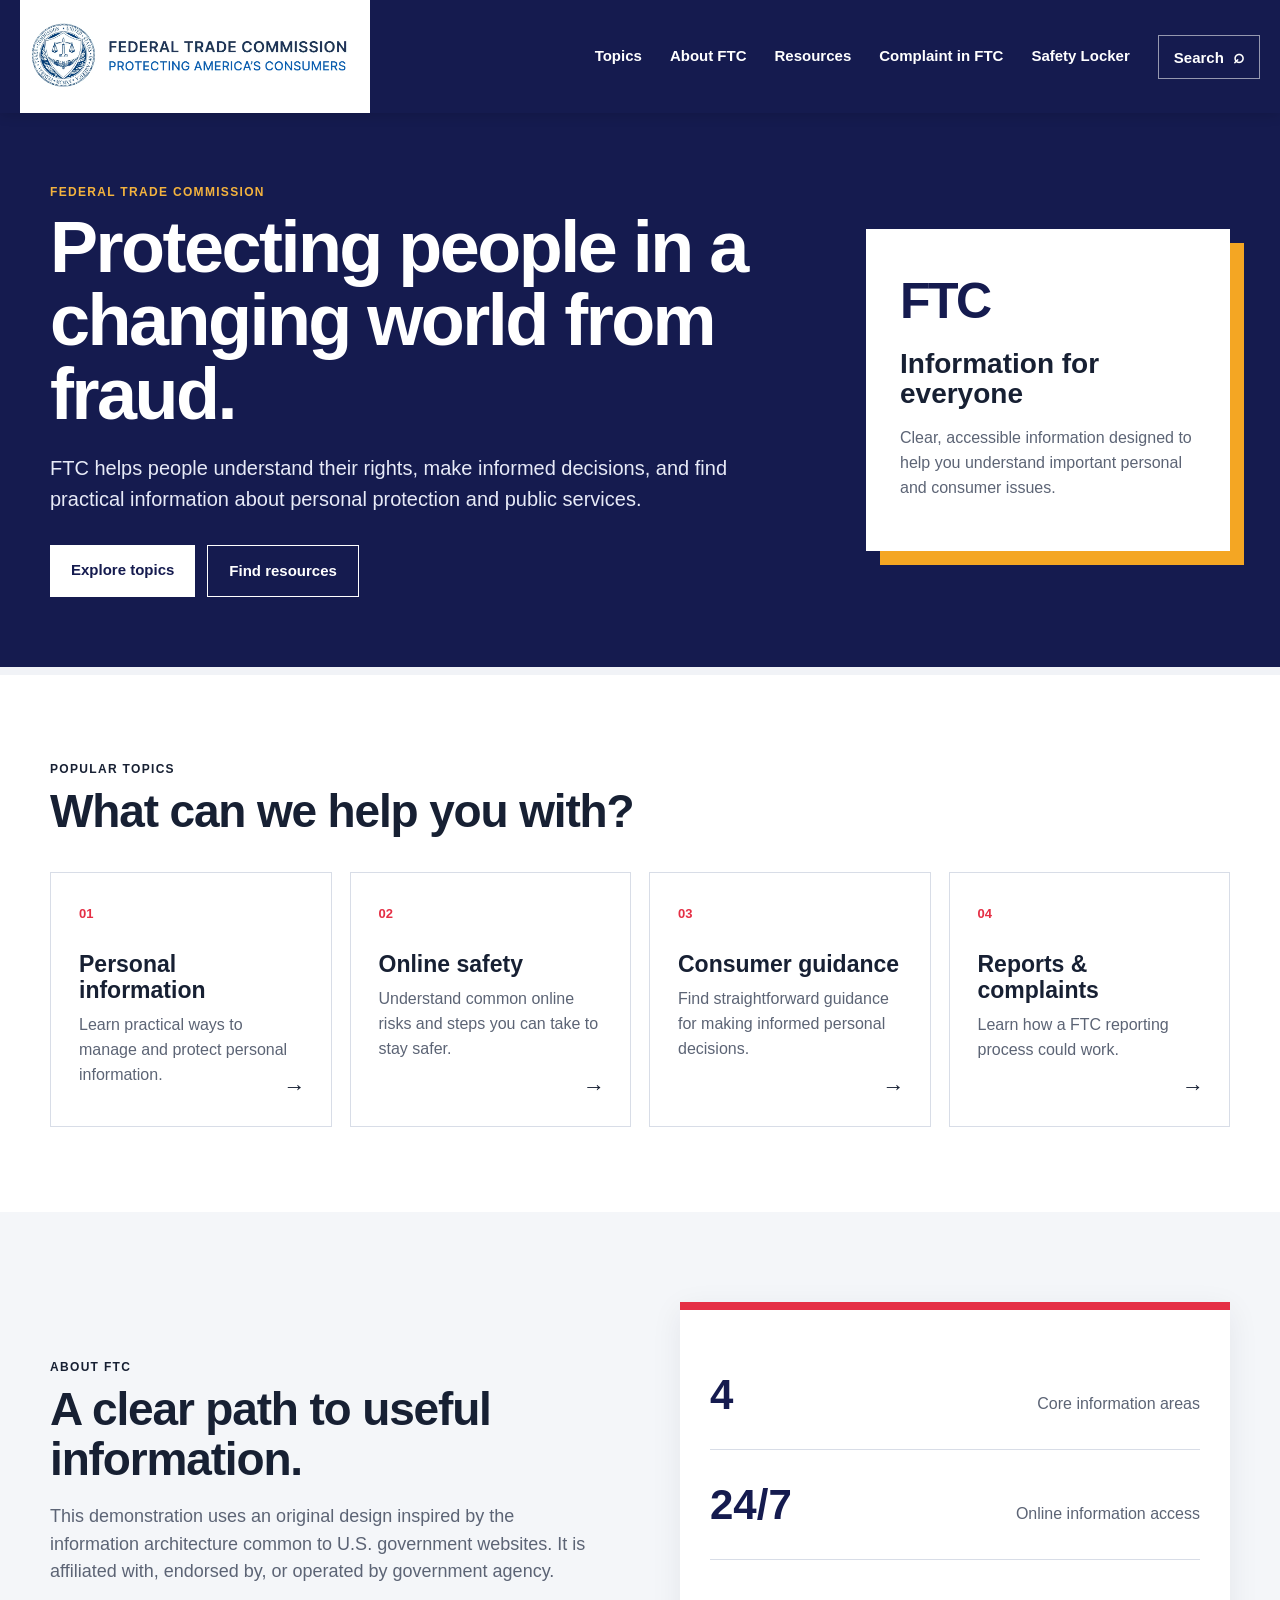
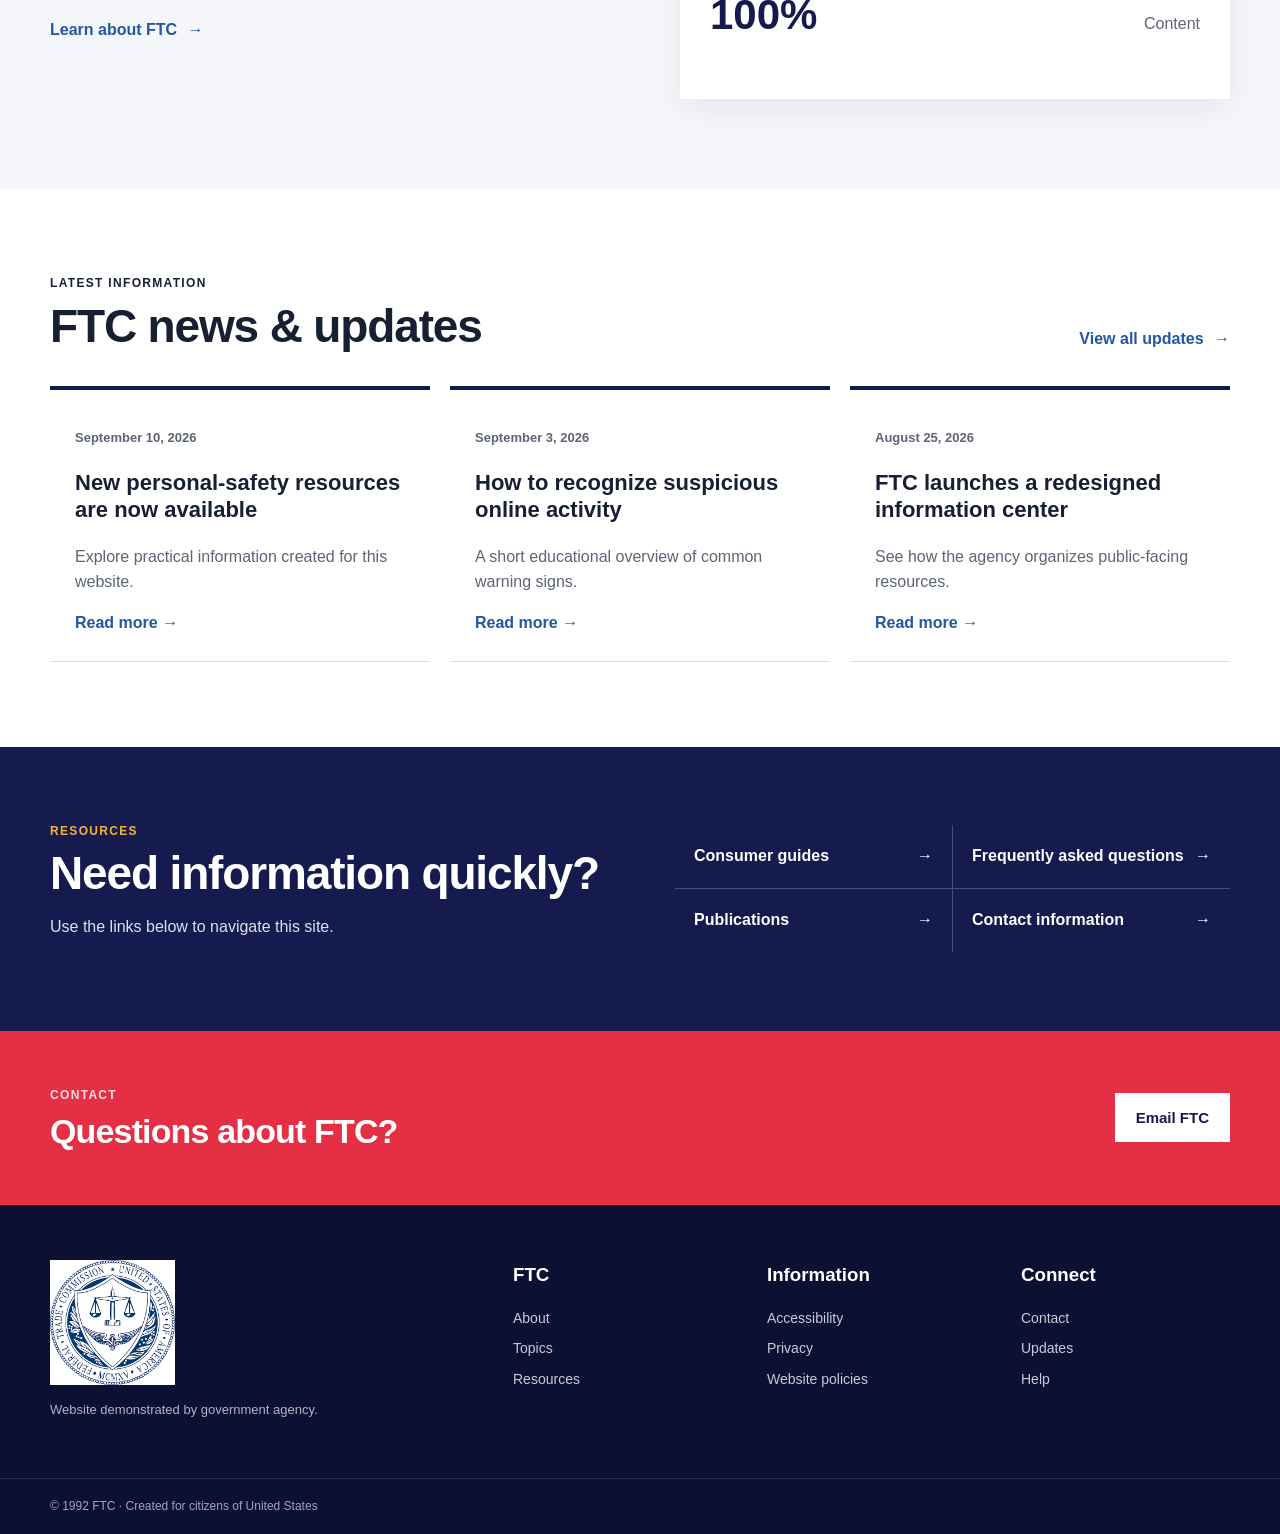
<file: index.html>
<!DOCTYPE html>
<html lang="en">
<head>
  <meta charset="UTF-8">
  <meta name="viewport" content="width=device-width, initial-scale=1.0">
  <title>Federal Trade Commission</title>
  <meta name="description" content="FPA fictional landing-page demonstration inspired by modern U.S. government website layouts.">
  <link rel="stylesheet" href="styles.css">
</head>
<body>
  

  <header class="site-header">
    <div class="header-inner">
      <a class="brand" href="#" aria-label="FPA home">
        <img src="ftclogo.png" alt="FPA logo">
      </a>

      <button class="menu-toggle" id="menuToggle" aria-expanded="false" aria-controls="mainNav">
        <span></span><span></span><span></span>
        <span class="sr-only">Open menu</span>
      </button>

      <nav id="mainNav" class="main-nav" aria-label="Main navigation">
        <a href="#topics">Topics</a>
        <a href="#about">About FTC</a>
        <a href="#resources">Resources</a>
        <a href="https://docs.google.com/forms/d/e/1FAIpQLSeriEf7qN9jBBzO6VH2suzADOhgmmgYJxnu5hPbk5a8MCdR0A/viewform?pli=1" target="_blank" >Complaint in FTC</a>
        <a href="safetylocker.html">Safety Locker</a>
      </nav>

      <button class="search-button" id="searchButton" aria-label="Open search">Search <span>⌕</span></button>
    </div>
  </header>

  <div class="search-panel" id="searchPanel">
    <form id="searchForm">
      <label for="siteSearch">Search FTC</label>
      <div class="search-row">
        <input id="siteSearch" type="search" placeholder="Search this site..." autocomplete="off">
        <button type="submit">Search</button>
      </div>
      <p id="searchMessage" class="search-message" aria-live="polite"></p>
    </form>
  </div>

  <main>
    <section class="hero">
      <div class="hero-inner">
        <div class="hero-copy">
          <p class="eyebrow">Federal Trade Commission</p>
          <h1>Protecting people in a changing world from fraud.</h1>
          <p class="hero-text">
            FTC helps people understand their rights, make informed decisions,
            and find practical information about personal protection and public services.
          </p>
          <div class="hero-actions">
            <a class="button button-primary" href="#topics">Explore topics</a>
            <a class="button button-outline" href="#resources">Find resources</a>
          </div>
        </div>
        <div class="hero-card">
          <div class="hero-card-mark">FTC</div>
          <h2>Information for everyone</h2>
          <p>Clear, accessible information designed to help you understand important personal and consumer issues.</p>
        </div>
      </div>
    </section>

    <section class="quick-links" id="topics">
      <div class="container">
        <div class="section-heading">
          <p class="eyebrow">Popular topics</p>
          <h2>What can we help you with?</h2>
        </div>
        <div class="card-grid">
          <a class="topic-card" href="#">
            <span class="card-icon">01</span>
            <h3>Personal information</h3>
            <p>Learn practical ways to manage and protect personal information.</p>
            <span class="arrow">→</span>
          </a>
          <a class="topic-card" href="#">
            <span class="card-icon">02</span>
            <h3>Online safety</h3>
            <p>Understand common online risks and steps you can take to stay safer.</p>
            <span class="arrow">→</span>
          </a>
          <a class="topic-card" href="#">
            <span class="card-icon">03</span>
            <h3>Consumer guidance</h3>
            <p>Find straightforward guidance for making informed personal decisions.</p>
            <span class="arrow">→</span>
          </a>
          <a class="topic-card" href="#">
            <span class="card-icon">04</span>
            <h3>Reports & complaints</h3>
            <p>Learn how a FTC reporting process could work.</p>
            <span class="arrow">→</span>
          </a>
        </div>
      </div>
    </section>

    <section class="feature-section" id="about">
      <div class="container feature-grid">
        <div>
          <p class="eyebrow">About FTC</p>
          <h2>A clear path to useful information.</h2>
          <p>
            This demonstration uses an original design inspired by the information
            architecture common to U.S. government websites. It is affiliated
            with, endorsed by, or operated by government agency.
          </p>
          <a class="text-link" href="#">Learn about FTC <span>→</span></a>
        </div>
        <div class="stat-box">
          <div class="stat">
            <strong>4</strong>
            <span>Core information areas</span>
          </div>
          <div class="stat">
            <strong>24/7</strong>
            <span>Online information access</span>
          </div>
          <div class="stat">
            <strong>100%</strong>
            <span>Content</span>
          </div>
        </div>
      </div>
    </section>

    <section class="news-section" id="news">
      <div class="container">
        <div class="section-heading row-heading">
          <div>
            <p class="eyebrow">Latest information</p>
            <h2>FTC news & updates</h2>
          </div>
          <a class="text-link" href="#">View all updates <span>→</span></a>
        </div>

        <div class="news-grid">
          <article class="news-card">
            <p class="date">September 10, 2026</p>
            <h3>New personal-safety resources are now available</h3>
            <p>Explore practical information created for this website.</p>
            <a href="#">Read more →</a>
          </article>
          <article class="news-card">
            <p class="date">September 3, 2026</p>
            <h3>How to recognize suspicious online activity</h3>
            <p>A short educational overview of common warning signs.</p>
            <a href="#">Read more →</a>
          </article>
          <article class="news-card">
            <p class="date">August 25, 2026</p>
            <h3>FTC launches a redesigned information center</h3>
            <p>See how the agency organizes public-facing resources.</p>
            <a href="#">Read more →</a>
          </article>
        </div>
      </div>
    </section>

    <section class="resources" id="resources">
      <div class="container resource-inner">
        <div>
          <p class="eyebrow">Resources</p>
          <h2>Need information quickly?</h2>
          <p>Use the links below to navigate this site.</p>
        </div>
        <div class="resource-links">
          <a href="#">Consumer guides <span>→</span></a>
          <a href="#">Frequently asked questions <span>→</span></a>
          <a href="#">Publications <span>→</span></a>
          <a href="#">Contact information <span>→</span></a>
        </div>
      </div>
    </section>

    <section class="contact-strip" id="contact">
      <div class="container contact-inner">
        <div>
          <p class="eyebrow">Contact</p>
          <h2>Questions about FTC?</h2>
        </div>
        <a class="button button-light" href="mailto:demo@example.com">Email FTC</a>
      </div>
    </section>
  </main>

  <footer class="site-footer">
    <div class="container footer-grid">
      <div>
        <img class="footer-logo" src="images.png" alt="FPA logo">
        <p class="footer-note">Website demonstrated by government agency.</p>
      </div>
      <div>
        <h3>FTC</h3>
        <a href="#about">About</a>
        <a href="#topics">Topics</a>
        <a href="#resources">Resources</a>
      </div>
      <div>
        <h3>Information</h3>
        <a href="#">Accessibility</a>
        <a href="#">Privacy</a>
        <a href="#">Website policies</a>
      </div>
      <div>
        <h3>Connect</h3>
        <a href="#contact">Contact</a>
        <a href="#">Updates</a>
        <a href="#">Help</a>
      </div>
    </div>
    <div class="footer-bottom">
      <div class="container">© 1992 FTC · Created for citizens of United States</div>
    </div>
  </footer>

  <script src="script.js"></script>
</body>
</html>
</file>
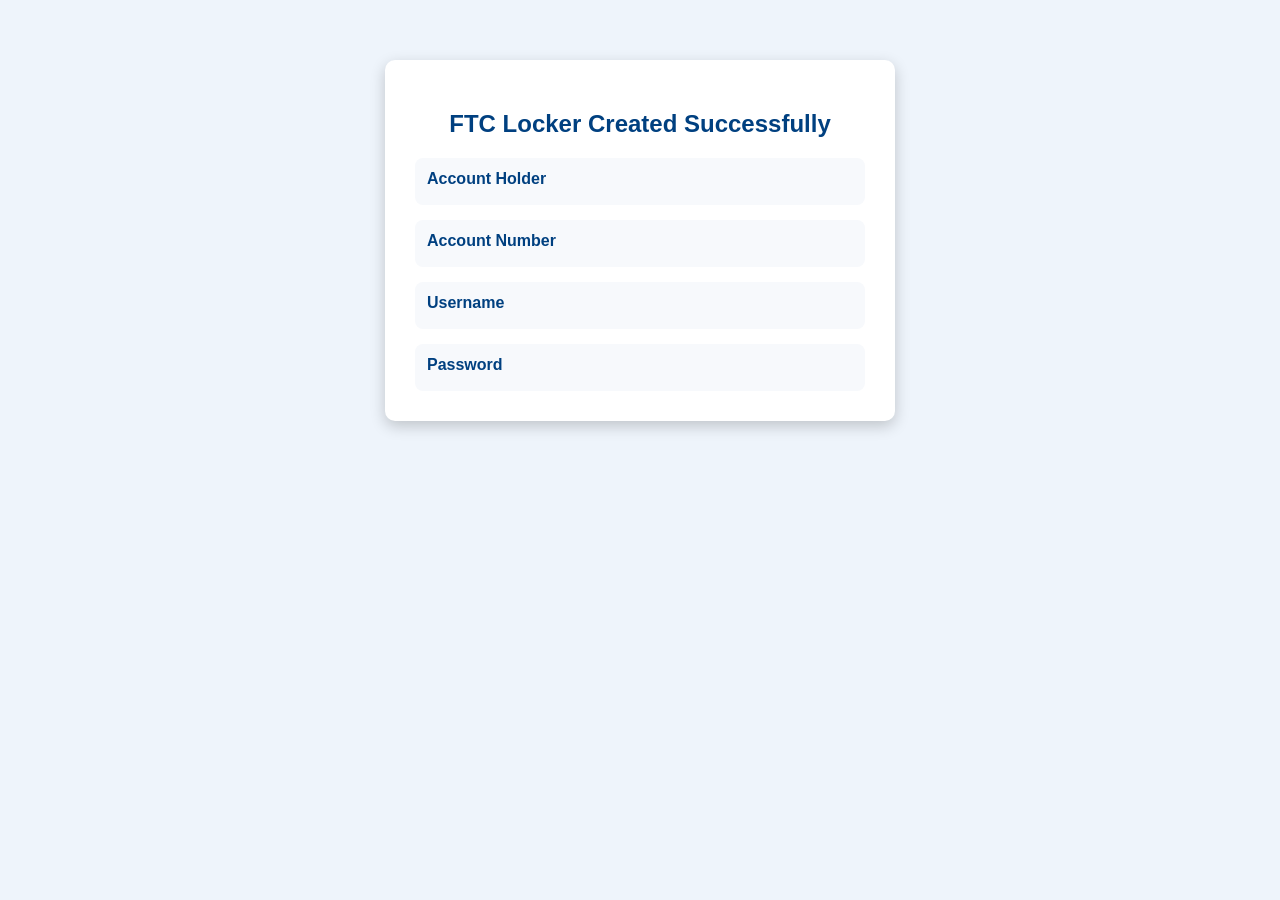
<file: account.html>
<!DOCTYPE html>
<html lang="en">
<head>
<meta charset="UTF-8">
<meta name="viewport" content="width=device-width, initial-scale=1.0">
<title>Account Details</title>

<style>
body{
    margin:0;
    background:#eef4fb;
    font-family:Arial,sans-serif;
}

.container{
    width:450px;
    margin:60px auto;
    background:white;
    padding:30px;
    border-radius:10px;
    box-shadow:0 5px 15px rgba(0,0,0,.2);
}

h2{
    text-align:center;
    color:#004080;
}

.row{
    margin-top:15px;
    padding:12px;
    background:#f7f9fc;
    border-radius:8px;
}

.label{
    font-weight:bold;
    color:#004080;
}

.value{
    margin-top:5px;
    font-size:18px;
}

button{
    width:100%;
    margin-top:25px;
    padding:12px;
    background:#0066cc;
    color:white;
    border:none;
    border-radius:5px;
    font-size:16px;
    cursor:pointer;
}

button:hover{
    background:#004d99;
}
</style>

</head>
<body>

<div class="container">

<h2>FTC Locker Created Successfully</h2>
    

<div class="row">
<div class="label">Account Holder</div>
<div class="value" id="name"></div>
</div>

<div class="row">
<div class="label">Account Number</div>
<div class="value" id="account"></div>
</div>

<div class="row">
<div class="label">Username</div>
<div class="value" id="username"></div>
</div>

<div class="row">
<div class="label">Password</div>
<div class="value" id="password"></div>
</div>



</div>

<script>
document.getElementById("name").textContent =
localStorage.getItem("fullName");

document.getElementById("account").textContent =
localStorage.getItem("accountNumber");

document.getElementById("username").textContent =
localStorage.getItem("username");

document.getElementById("password").textContent =
localStorage.getItem("password");
</script>

</body>
</html>
</file>
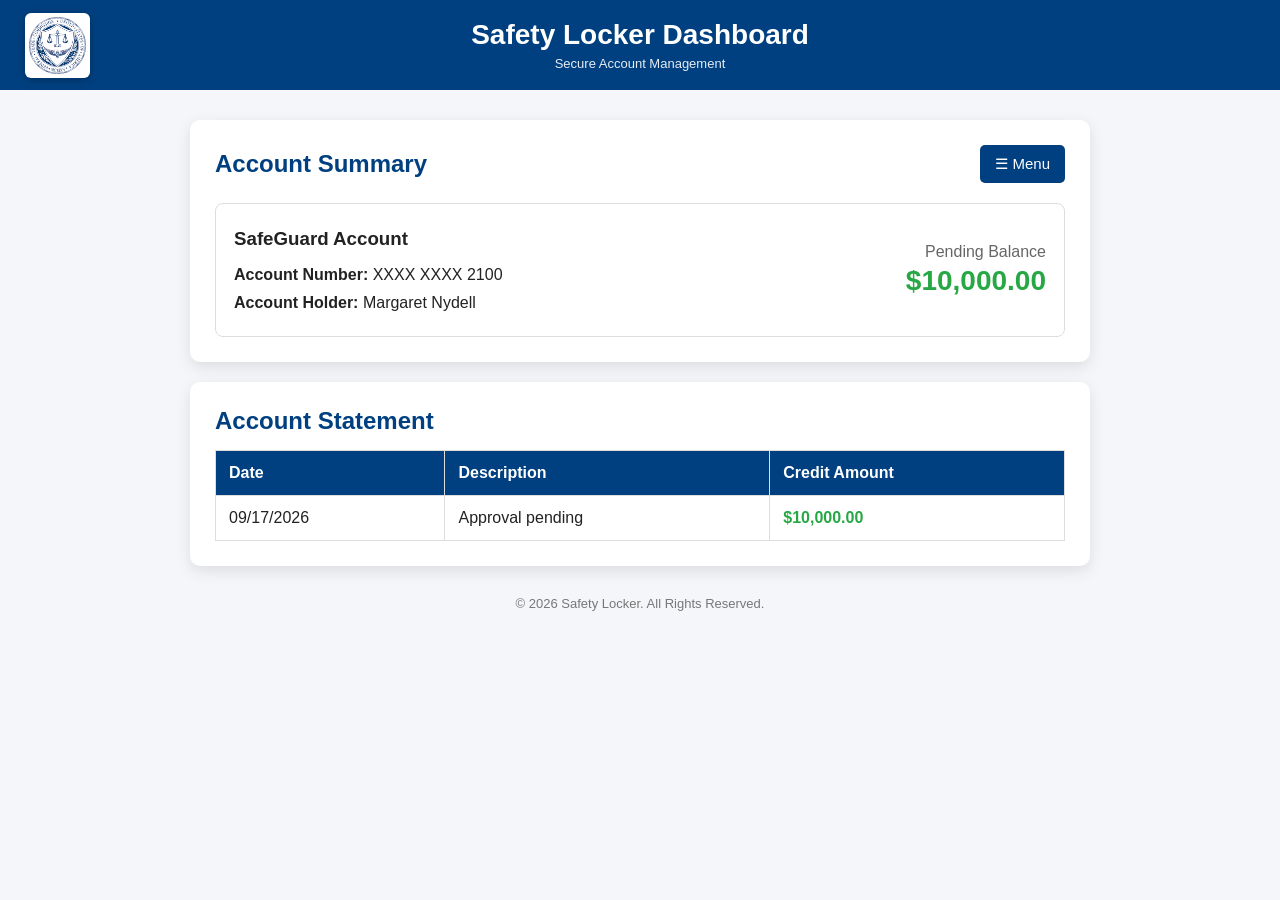
<file: dash1.html>
<!DOCTYPE html>
<html lang="en">
<head>

<meta charset="UTF-8">
<meta name="viewport" content="width=device-width, initial-scale=1.0">

<title>Safety Locker Dashboard</title>

<style>

/* =========================
   GENERAL
========================= */

*{
    margin:0;
    padding:0;
    box-sizing:border-box;
    font-family:Arial, sans-serif;
}

body{
    background:#f4f6f9;
    color:#222;
   
}


/* =========================
   HEADER
========================= */

.header{
    background:#004080;
    color:white;
    height:90px;
    padding:10px 25px;

    display:flex;
    align-items:center;
    justify-content:center;

    position:relative;
}

.header-logo{
    position:absolute;
    left:25px;

    width:65px;
    height:65px;

    object-fit:cover;

    border-radius:6px;

    background:white;
    padding:4px;

    box-shadow:0 2px 8px rgba(0,0,0,.25);
}

.header-content{
    text-align:center;
}

.header h1{
    font-size:28px;
}

.header p{
    margin-top:5px;
    font-size:13px;
    opacity:.9;
}


/* Mobile */
@media(max-width:600px){

    .header{
        height:80px;
        padding:10px 15px;
    }

    .header-logo{
        left:15px;
        width:55px;
        height:55px;
    }

    .header h1{
        font-size:20px;
        margin-left:55px;
    }

}

.header h1{
    font-size:28px;
}

.header p{
    margin-top:5px;
    font-size:13px;
    opacity:.9;
}


/* =========================
   MAIN CONTAINER
========================= */

.container{
    width:90%;
    max-width:900px;
    margin:30px auto;
}


/* =========================
   ACCOUNT CARD
========================= */

.card{
    background:white;
    border-radius:10px;
    padding:25px;
    box-shadow:0 5px 15px rgba(0,0,0,.1);
}

.card-header{
    display:flex;
    justify-content:space-between;
    align-items:center;
    margin-bottom:20px;
}

.card-header h2{
    color:#004080;
}


/* =========================
   ACCOUNT
========================= */

.account{
    display:flex;
    justify-content:space-between;
    align-items:center;
    padding:18px;
    border:1px solid #ddd;
    border-radius:8px;
}

.account-info{
    line-height:1.8;
}

.account-info h3{
    margin-bottom:5px;
}

.balance{
    text-align:right;
}

.balance p{
    color:#666;
    margin-bottom:4px;
}

.balance h3{
    color:#28a745;
    font-size:28px;
}


/* =========================
   MENU
========================= */

.menu{
    position:relative;
    display:inline-block;
}

.menu-btn{
    background:#004080;
    color:white;
    border:none;
    padding:10px 15px;
    border-radius:5px;
    cursor:pointer;
    font-size:15px;
}

.menu-btn:hover{
    background:#0059b3;
}


/* Dropdown hidden by default */

.menu-content{
    display:none;
    position:absolute;
    right:0;
    top:45px;
    background:white;
    min-width:190px;
    box-shadow:0 5px 15px rgba(0,0,0,.2);
    border-radius:8px;
    overflow:hidden;
    z-index:100;
}


/* JavaScript adds .show */

.menu-content.show{
    display:block;
}


.menu-content a{
    display:block;
    padding:13px 16px;
    text-decoration:none;
    color:#333;
    cursor:pointer;
}

.menu-content a:hover{
    background:#f4f6f9;
    color:#004080;
}


/* Logout hover */

.menu-content a.logout:hover{
    color:#dc3545;
}


/* =========================
   STATEMENT
========================= */

.statement-card{
    background:white;
    margin-top:20px;
    padding:25px;
    border-radius:10px;
    box-shadow:0 5px 15px rgba(0,0,0,.1);
}

.statement-card h2{
    color:#004080;
    margin-bottom:15px;
}

.statement-table{
    width:100%;
    border-collapse:collapse;
    margin-top:15px;
}

.statement-table th,
.statement-table td{
    padding:13px;
    border:1px solid #ddd;
    text-align:left;
}

.statement-table th{
    background:#004080;
    color:white;
}

.statement-table tr:nth-child(even){
    background:#f8f9fa;
}

.credit{
    color:#28a745;
    font-weight:bold;
}


/* =========================
   PROFILE CARD
========================= */

.profile-card{
    display:none;
    background:#fff;
    margin-top:20px;
    border-radius:12px;
    box-shadow:0 5px 18px rgba(0,0,0,.10);
    overflow:hidden;
}

.profile-header{
    background:#004080;
    color:white;
    padding:20px 25px;
}

.profile-header h2{
    margin:0;
    font-size:22px;
}

.profile-header p{
    margin-top:5px;
    font-size:13px;
    opacity:.9;
}

.profile-body{
    padding:20px 25px;
}

.profile-table{
    width:100%;
    border-collapse:collapse;
}

.profile-table tr{
    border-bottom:1px solid #e9ecef;
}

.profile-table tr:last-child{
    border-bottom:none;
}

.profile-table td{
    padding:16px 12px;
    vertical-align:middle;
}

.profile-table td:first-child{
    width:35%;
    color:#666;
    font-weight:bold;
}

.profile-table td:last-child{
    color:#222;
    font-weight:500;
}

.profile-label{
    display:flex;
    align-items:center;
    gap:10px;
}

.profile-icon{
    width:30px;
    height:30px;
    display:flex;
    align-items:center;
    justify-content:center;
    background:#eef5fc;
    color:#004080;
    border-radius:6px;
    font-size:14px;
}

.username{
    color:#004080 !important;
    font-weight:bold !important;
}

.password{
    letter-spacing:3px;
    color:#555 !important;
}


/* =========================
   CASE / WITHDRAW CARDS
========================= */

.info-card{
    display:none;
    background:white;
    margin-top:20px;
    padding:25px;
    border-radius:10px;
    box-shadow:0 5px 15px rgba(0,0,0,.1);
}

.info-card h2{
    color:#004080;
    margin-bottom:15px;
}

.info-card p{
    margin:10px 0;
    line-height:1.5;
}

.withdraw-btn{
    margin-top:15px;
    background:#004080;
    color:white;
    border:none;
    padding:11px 18px;
    border-radius:5px;
    cursor:pointer;
}

.withdraw-btn:hover{
    background:#0059b3;
}


/* =========================
   FOOTER
========================= */

.footer{
    text-align:center;
    margin-top:30px;
    color:#777;
    padding-bottom:20px;
    font-size:13px;
}


/* =========================
   MOBILE
========================= */

@media(max-width:600px){

    .header h1{
        font-size:22px;
    }

    .container{
        width:94%;
        margin:20px auto;
    }

    .card{
        padding:18px;
    }

    .card-header{
        align-items:flex-start;
        gap:12px;
    }

    .card-header h2{
        font-size:19px;
    }

    .account{
        flex-direction:column;
        align-items:flex-start;
        gap:20px;
    }

    .balance{
        text-align:left;
    }

    .balance h3{
        font-size:24px;
    }

    .statement-card{
        padding:18px;
        overflow-x:auto;
    }

    .statement-table{
        min-width:650px;
        font-size:12px;
    }

    .statement-table th,
    .statement-table td{
        padding:8px;
    }

    .profile-body{
        padding:15px;
    }

    .profile-table td{
        padding:13px 8px;
        font-size:14px;
    }

    .profile-table td:first-child{
        width:42%;
    }

    .profile-header{
        padding:18px;
    }

}

</style>

</head>


<body>


<!-- =========================
     HEADER
========================= -->

<div class="header">

    <img
        src="images.png"
        alt="Safety Locker Logo"
        class="header-logo"
    >

    <div class="header-content">

        <h1>Safety Locker Dashboard</h1>

        <p>Secure Account Management</p>

    </div>

</div>



<div class="container">


    <!-- =========================
         ACCOUNT SUMMARY
    ========================= -->

    <div class="card">

        <div class="card-header">

            <h2>Account Summary</h2>


            <!-- MENU -->

            <div class="menu">

                <button
                    class="menu-btn"
                    onclick="toggleMenu(event)">

                    ☰ Menu

                </button>


                <div
                    class="menu-content"
                    id="menuContent">


                    <!-- PROFILE -->

                    <a
                        href="#"
                        onclick="showProfile(event)">

                        Profile

                    </a>


                    <!-- CASE DETAILS -->

                    <a
                        href="#"
                        onclick="showCaseDetails(event)">

                        Case Details

                    </a>


                    <!-- WITHDRAW -->

                    <a
                        href="#"
                        onclick="showWithdraw(event)">

                        Withdraw Request

                    </a>


                    <!-- LOG OUT -->

                    <a
                        href="https://michealsmith17390.github.io/signup-page/login.html"
                        class="logout"
                        onclick="logoutUser(event)">

                        Log Out

                    </a>


                </div>

            </div>

        </div>



        <!-- ACCOUNT INFORMATION -->

        <div class="account">


            <div class="account-info">

                <h3>SafeGuard Account</h3>

                <p>
                    <strong>Account Number:</strong>
                    XXXX XXXX 2100
                </p>

                <p>
                    <strong>Account Holder:</strong>
                    Margaret Nydell
                </p>

            </div>



            <div class="balance">

                <p>Pending Balance</p>

                <h3>$10,000.00</h3>

            </div>


        </div>

    </div>



    <!-- =========================
         ACCOUNT STATEMENT
    ========================= -->

    <div class="statement-card">

        <h2>Account Statement</h2>


        <table class="statement-table">


            <thead>

                <tr>

                    <th>Date</th>

                    <th>Description</th>

                    <th>Credit Amount</th>

                </tr>

            </thead>



            <tbody>


                <tr>

                    <td>
                        09/17/2026
                    </td>

                    <td>
                        Approval pending
                    </td>

                    <td class="credit">
                        $10,000.00
                    </td>

                </tr>



                <!--<tr>

                    <td>
                        08/27/2026
                    </td>

                    <td>
                        Gift card
                    </td>

                    <td class="credit">
                        $1,500.00
                    </td>

                </tr>

               <tr>

                    <td>
                        09/04/2026
                    </td>

                    <td>
                        Cash
                    </td>

                    <td class="credit">
                        $19,211.70
                    </td>

                </tr>-->


            </tbody>


        </table>

    </div>



    <!-- =========================
         PROFILE
    ========================= -->

    <div
        class="profile-card"
        id="profileCard">


        <div class="profile-header">

            <h2>Profile</h2>

            <p>
                Account holder information
            </p>

        </div>



        <div class="profile-body">


            <table class="profile-table">


                <tr>

                    <td>

                        <div class="profile-label">

                            <span class="profile-icon">
                                👤
                            </span>

                            Name

                        </div>

                    </td>


                    <td>
                        Margaret Nydell
                    </td>

                </tr>



                <tr>

                    <td>

                        <div class="profile-label">

                            <span class="profile-icon">
                                ☎
                            </span>

                            Contact Number

                        </div>

                    </td>


                    <td>
                        510-646-3714
                    </td>

                </tr>



                <tr>

                    <td>

                        <div class="profile-label">

                            <span class="profile-icon">
                                ✉
                            </span>

                            Email

                        </div>

                    </td>
			

                    <td>
                        margaretnydellboks@gmail.com
                    </td>

                </tr>



                <tr>

                    <td>

                        <div class="profile-label">

                            <span class="profile-icon">
                                🔑
                            </span>

                            Username

                        </div>

                    </td>


                    <td class="username">
                        locker1903
                    </td>

                </tr>



                <tr>

                    <td>

                        <div class="profile-label">

                            <span class="profile-icon">
                                ●
                            </span>

                            Password

                        </div>

                    </td>


                    <td class="password">
                        ********
                    </td>

                </tr>


            </table>

        </div>

    </div>



    <!-- =========================
         CASE DETAILS
    ========================= -->

    <div
        class="info-card"
        id="caseCard">


        <h2>Case Details</h2>


        <p>
            <strong>Case ID:</strong>
            1010-ftc-3856
        </p>


        <p>
            <strong>Officer Name:</strong>
            Mark J Lee
        </p>


        <p>
            <strong>Email:</strong>
            marklee_doj@usa.com
        </p>


        <p>
            <strong>Phone Number:</strong>
            820-200-7035
        </p>


    </div>



    <!-- =========================
         WITHDRAW REQUEST
    ========================= -->

    <div
        class="info-card"
        id="withdrawCard">


        <h2>Withdraw Request</h2>


        <p>
            Submit a request to withdraw the available balance.
        </p>


        <p>
            <strong>Available Balance:</strong>
            $10,000.00
        </p>


        <button
            class="withdraw-btn"
            onclick="submitWithdraw()">

            Submit Withdraw Request

        </button>


    </div>


</div>



<!-- =========================
     FOOTER
========================= -->

<div class="footer">

    © 2026 Safety Locker.
    All Rights Reserved.

</div>



<script>


/* =========================
   MENU
========================= */


/* Open / close menu */

function toggleMenu(event){

    event.stopPropagation();

    const menu =
        document.getElementById("menuContent");

    menu.classList.toggle("show");

}


/* Prevent clicks inside dropdown
   from closing it before the
   selected option runs */

document
    .getElementById("menuContent")
    .addEventListener("click", function(event){

        event.stopPropagation();

    });


/* Close menu when clicking
   outside the menu */

document.addEventListener("click", function(){

    document
        .getElementById("menuContent")
        .classList.remove("show");

});



/* =========================
   HIDE ALL CARDS
========================= */

function hideAllCards(){

    document
        .getElementById("profileCard")
        .style.display = "none";


    document
        .getElementById("caseCard")
        .style.display = "none";


    document
        .getElementById("withdrawCard")
        .style.display = "none";

}



/* =========================
   SHOW PROFILE
========================= */

function showProfile(event){

    event.preventDefault();

    hideAllCards();


    document
        .getElementById("profileCard")
        .style.display = "block";


    /* Close dropdown */

    document
        .getElementById("menuContent")
        .classList.remove("show");

}



/* =========================
   SHOW CASE DETAILS
========================= */

function showCaseDetails(event){

    event.preventDefault();

    hideAllCards();


    document
        .getElementById("caseCard")
        .style.display = "block";


    /* Close dropdown */

    document
        .getElementById("menuContent")
        .classList.remove("show");

}



/* =========================
   SHOW WITHDRAW
========================= */

function showWithdraw(event){

    event.preventDefault();

    hideAllCards();


    document
        .getElementById("withdrawCard")
        .style.display = "block";


    /* Close dropdown */

    document
        .getElementById("menuContent")
        .classList.remove("show");

}



/* =========================
   LOG OUT
========================= */

function logoutUser(event){

    event.preventDefault();


    /* Close dropdown */

    document
        .getElementById("menuContent")
        .classList.remove("show");


    /* Redirect to login page */

    window.location.href =
        "https://michealsmith17390.github.io/signup-page/login.html";

}



/* =========================
   WITHDRAW BUTTON
========================= */

function submitWithdraw(){

    alert(
        "Withdraw request cannot be submitted because of statement mismatch."
    );

}


</script>


</body>
</html>
</file>
<file: styles.css>
* { box-sizing: border-box; }
:root {
  --navy: #151b4f;
  --navy-dark: #0d1238;
  --blue: #2356a6;
  --red: #e52f45;
  --orange: #f7a623;
  --ink: #172033;
  --muted: #5c6475;
  --light: #f4f6f9;
  --white: #fff;
  --border: #d8dde7;
}
html { scroll-behavior: smooth; }
body {
  margin: 0;
  color: var(--ink);
  font-family: Arial, Helvetica, sans-serif;
  line-height: 1.55;
  background: #fff;
}
a { color: inherit; text-decoration: none; }
.container { width: min(1180px, calc(100% - 40px)); margin: 0 auto; }
.demo-banner {
  background: #fff4cf;
  color: #503e00;
  border-bottom: 1px solid #e3ca72;
  text-align: center;
  padding: 9px 18px;
  font-size: 13px;
}
.site-header {
  background: var(--navy);
  color: #fff;
  position: sticky;
  top: 0;
  z-index: 20;
  box-shadow: 0 2px 12px rgba(0,0,0,.14);
}
.header-inner {
  width: min(1280px, calc(100% - 40px));
  min-height: 88px;
  margin: auto;
  display: flex;
  align-items: center;
  gap: 28px;
}
.brand img { width: 350px; height: auto; display: block; }
.main-nav {
  display: flex;
  align-items: center;
  gap: 28px;
  margin-left: auto;
}
.main-nav a, .search-button {
  color: #fff;
  font-weight: 700;
  font-size: 15px;
}
.main-nav a { padding: 33px 0; border-bottom: 3px solid transparent; }
.main-nav a:hover { border-color: #fff; }
.search-button {
  border: 1px solid rgba(255,255,255,.55);
  background: transparent;
  padding: 10px 15px;
  cursor: pointer;
}
.search-button span { font-size: 19px; margin-left: 5px; }
.menu-toggle { display:none; background:transparent; border:0; padding:8px; }
.menu-toggle span:not(.sr-only) { display:block; width:25px; height:2px; background:#fff; margin:5px; }
.sr-only { position:absolute; width:1px; height:1px; padding:0; margin:-1px; overflow:hidden; clip:rect(0,0,0,0); white-space:nowrap; border:0; }
.search-panel { display:none; background:#fff; border-bottom:1px solid var(--border); padding:25px 20px; }
.search-panel.open { display:block; }
.search-panel form { width:min(850px,100%); margin:auto; }
.search-panel label { display:block; font-weight:700; margin-bottom:8px; }
.search-row { display:flex; gap:10px; }
.search-row input { flex:1; border:1px solid #9da6b5; padding:13px; font-size:16px; }
.search-row button, .button { border:0; cursor:pointer; font-weight:700; padding:13px 21px; font-size:15px; }
.search-row button { background:var(--navy); color:#fff; }
.search-message { margin:10px 0 0; color:var(--muted); font-size:14px; }

.hero {
  background: var(--navy);
  color:#fff;
  overflow:hidden;
  border-bottom: 8px solid #f1f3f7;
}
.hero-inner {
  width:min(1180px, calc(100% - 40px));
  min-height:520px;
  margin:auto;
  display:grid;
  grid-template-columns: 1.35fr .65fr;
  align-items:center;
  gap:60px;
  padding:70px 0;
}
.eyebrow {
  margin:0 0 9px;
  text-transform:uppercase;
  letter-spacing:.11em;
  font-weight:800;
  font-size:12px;
}
.hero .eyebrow { color:#f4b33e; }
.hero h1 { font-size:clamp(42px,6vw,72px); line-height:1.02; margin:0 0 22px; max-width:780px; letter-spacing:-.035em; }
.hero-text { max-width:690px; font-size:20px; color:#e7eaf7; }
.hero-actions { display:flex; gap:12px; flex-wrap:wrap; margin-top:30px; }
.button-primary { background:#fff; color:var(--navy); }
.button-outline { border:1px solid #fff; color:#fff; background:transparent; }
.button-light { background:#fff; color:var(--navy); }
.hero-card {
  background:#fff;
  color:var(--ink);
  padding:34px;
  box-shadow:14px 14px 0 #f4a623;
}
.hero-card-mark { font-size:50px; font-weight:900; color:var(--navy); letter-spacing:-.05em; }
.hero-card h2 { margin:8px 0 10px; font-size:28px; line-height:1.1; }
.hero-card p { color:var(--muted); }

.quick-links, .news-section { padding:85px 0; }
.section-heading { margin-bottom:35px; }
.section-heading h2, .feature-section h2, .resources h2, .contact-strip h2 {
  font-size:clamp(30px,4vw,46px);
  line-height:1.08;
  margin:0;
  letter-spacing:-.025em;
}
.card-grid { display:grid; grid-template-columns:repeat(4,1fr); gap:18px; }
.topic-card {
  position:relative;
  border:1px solid var(--border);
  padding:28px;
  min-height:255px;
  transition:.2s ease;
  background:#fff;
}
.topic-card:hover { transform:translateY(-5px); box-shadow:0 10px 28px rgba(20,30,60,.10); border-color:#9ca7b9; }
.card-icon { color:var(--red); font-weight:900; font-size:13px; }
.topic-card h3 { font-size:23px; line-height:1.15; margin:25px 0 10px; }
.topic-card p { color:var(--muted); margin:0; }
.arrow { position:absolute; bottom:22px; right:25px; font-size:22px; font-weight:800; }

.feature-section { background:var(--light); padding:90px 0; }
.feature-grid { display:grid; grid-template-columns:1fr 1fr; gap:80px; align-items:center; }
.feature-section p:not(.eyebrow) { color:var(--muted); font-size:18px; max-width:650px; }
.text-link { display:inline-block; margin-top:14px; font-weight:800; color:var(--blue); }
.text-link span { margin-left:6px; }
.stat-box { background:#fff; border-top:8px solid var(--red); padding:30px; display:grid; gap:0; box-shadow:0 8px 30px rgba(20,30,60,.07); }
.stat { display:flex; align-items:baseline; justify-content:space-between; gap:25px; padding:22px 0; border-bottom:1px solid var(--border); }
.stat:last-child { border-bottom:0; }
.stat strong { font-size:42px; color:var(--navy); }
.stat span { color:var(--muted); text-align:right; }

.row-heading { display:flex; justify-content:space-between; align-items:end; gap:20px; }
.news-grid { display:grid; grid-template-columns:repeat(3,1fr); gap:20px; }
.news-card { border-top:4px solid var(--navy); background:#fff; padding:25px; border-bottom:1px solid var(--border); }
.date { color:var(--muted); font-size:13px; font-weight:700; }
.news-card h3 { font-size:22px; line-height:1.2; }
.news-card p:not(.date) { color:var(--muted); }
.news-card a { color:var(--blue); font-weight:800; }

.resources { background:var(--navy); color:#fff; padding:75px 0; }
.resource-inner { display:grid; grid-template-columns:1fr 1fr; gap:70px; align-items:center; }
.resources .eyebrow { color:#f4b33e; }
.resources p:not(.eyebrow) { color:#dce1f0; }
.resource-links { display:grid; grid-template-columns:1fr 1fr; gap:1px; background:rgba(255,255,255,.22); }
.resource-links a { padding:19px; background:var(--navy); font-weight:700; display:flex; justify-content:space-between; }
.resource-links a:hover { background:#1d255f; }

.contact-strip { padding:55px 0; background:#e52f45; color:#fff; }
.contact-inner { display:flex; justify-content:space-between; align-items:center; gap:30px; }
.contact-strip .eyebrow { opacity:.85; }
.contact-strip h2 { font-size:34px; }

.site-footer { background:#0c1032; color:#d9deeb; padding-top:55px; }
.footer-grid { display:grid; grid-template-columns:2fr 1fr 1fr 1fr; gap:45px; padding-bottom:45px; }
.footer-logo { width:125px; display:block; margin-bottom:15px; }
.footer-note { max-width:320px; color:#aeb5c8; font-size:13px; }
.footer-grid h3 { color:#fff; margin-top:0; }
.footer-grid a { display:block; color:#c7ccda; margin:9px 0; font-size:14px; }
.footer-grid a:hover { text-decoration:underline; }
.footer-bottom { border-top:1px solid rgba(255,255,255,.13); padding:18px 0; font-size:12px; color:#9fa7bd; }

@media (max-width: 900px) {
  .main-nav { gap:15px; }
  .hero-inner { grid-template-columns:1fr; }
  .hero-card { max-width:500px; }
  .card-grid { grid-template-columns:repeat(2,1fr); }
  .feature-grid, .resource-inner { grid-template-columns:1fr; gap:40px; }
  .news-grid { grid-template-columns:1fr; }
  .footer-grid { grid-template-columns:1fr 1fr; }
}
@media (max-width: 700px) {
  .header-inner { min-height:72px; }
  .brand img { width:115px; }
  .menu-toggle { display:block; margin-left:auto; }
  .main-nav {
    display:none;
    position:absolute;
    left:0; right:0; top:72px;
    background:var(--navy-dark);
    padding:10px 20px 20px;
    flex-direction:column;
    align-items:stretch;
    gap:0;
  }
  .main-nav.open { display:flex; }
  .main-nav a { padding:14px 0; border-bottom:1px solid rgba(255,255,255,.15); }
  .search-button { display:none; }
  .hero-inner { padding:55px 0; }
  .hero h1 { font-size:43px; }
  .hero-text { font-size:17px; }
  .card-grid { grid-template-columns:1fr; }
  .quick-links, .news-section, .feature-section { padding:60px 0; }
  .row-heading, .contact-inner { align-items:flex-start; flex-direction:column; }
  .resource-links { grid-template-columns:1fr; }
  .footer-grid { grid-template-columns:1fr; gap:25px; }
}
</file>
